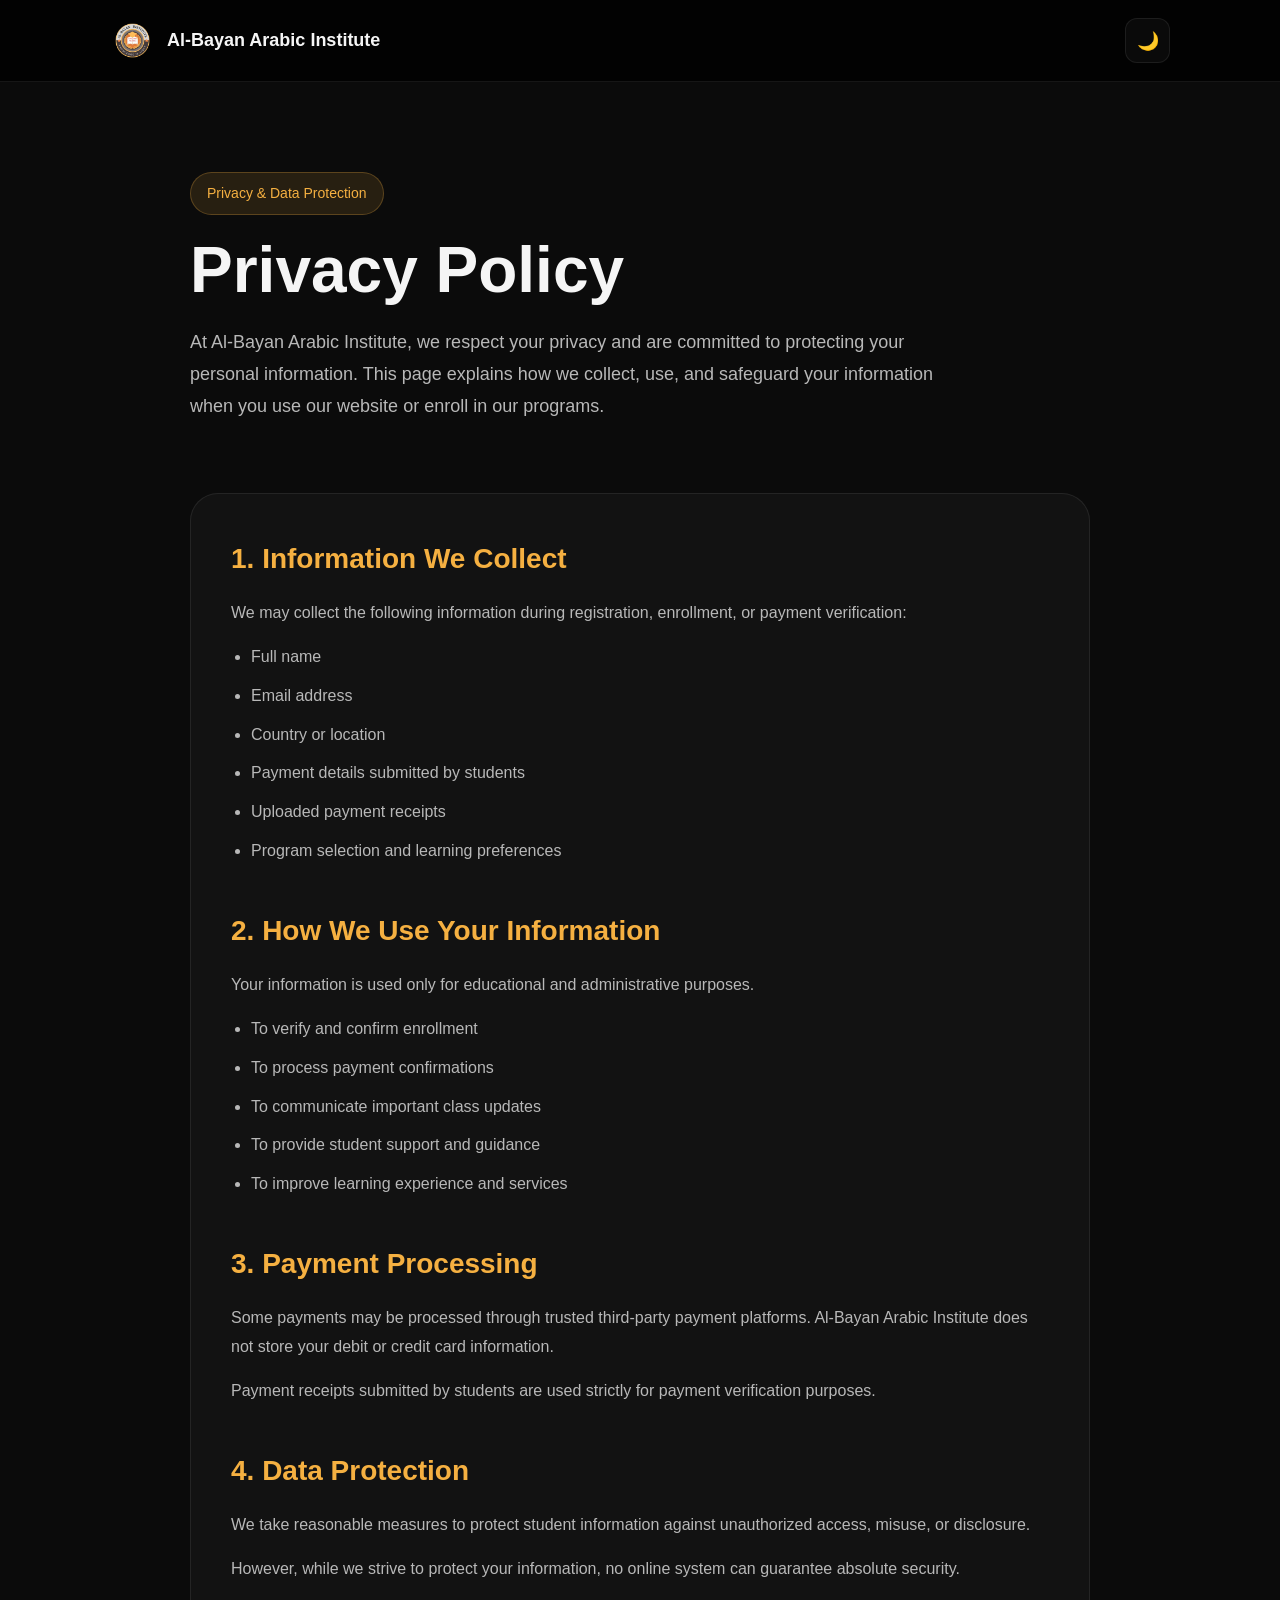
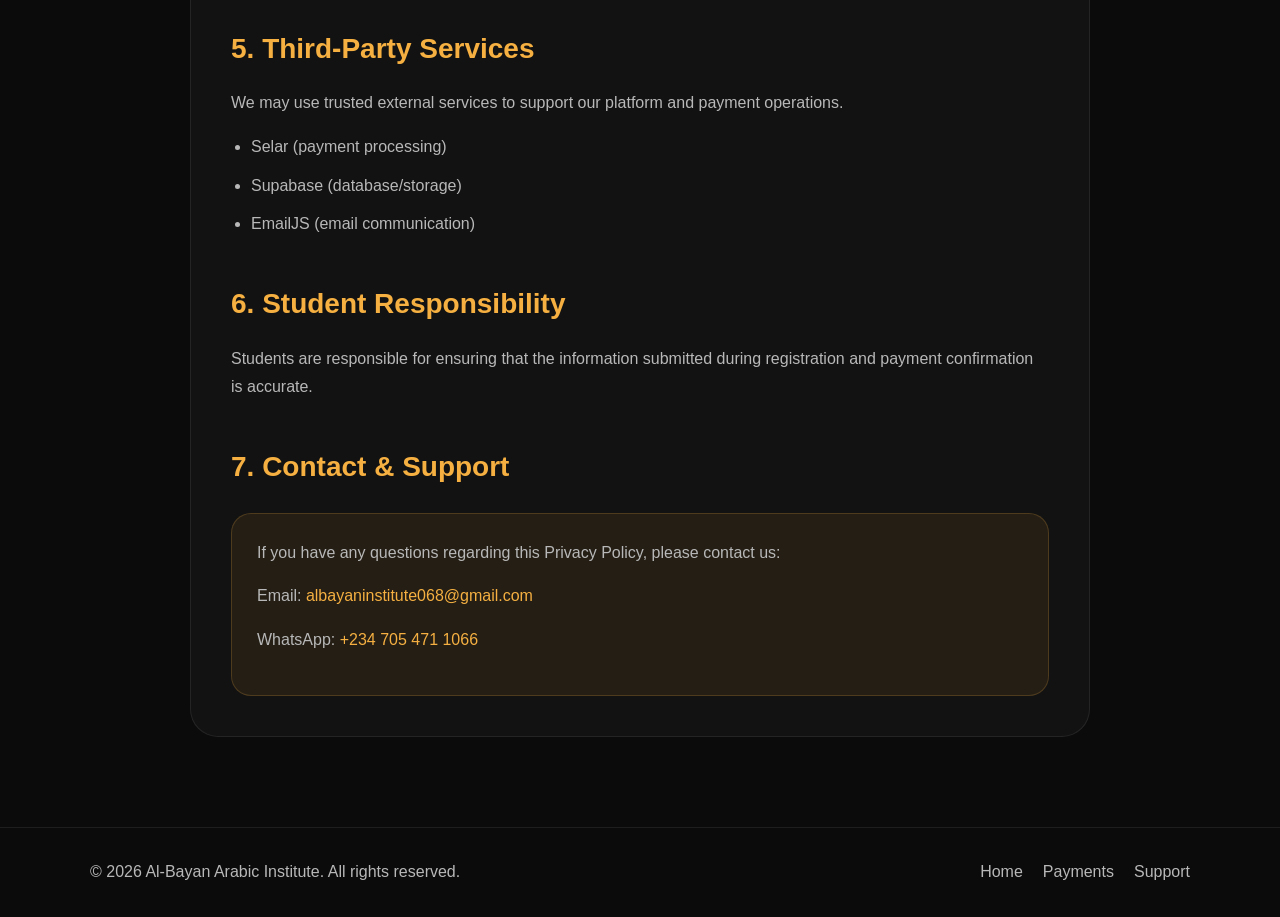
<file: privacy.html>
<!DOCTYPE html>
<html lang="en">
<head>
  <meta charset="UTF-8" />
  <meta name="viewport" content="width=device-width, initial-scale=1.0"/>

  <title>Privacy Policy | Al-Bayan Arabic Institute</title>

  <style>
    :root{
      --gold:#f5b041;
      --bg:#0b0b0b;
      --card:rgba(255,255,255,0.03);
      --border:rgba(255,255,255,0.08);
      --text:#f5f5f5;
      --muted:#b8b8b8;
    }

    body.light-mode{
      --bg:#f8f8f8;
      --card:#ffffff;
      --border:#e4e4e4;
      --text:#111111;
      --muted:#555555;
    }

    *{
      margin:0;
      padding:0;
      box-sizing:border-box;
    }

    html{
      scroll-behavior:smooth;
    }

    body{
      font-family: Arial, sans-serif;
      background: var(--bg);
      color: var(--text);
      line-height: 1.8;
    }

    .privacy-header{
      position: sticky;
      top:0;
      z-index:999;
      background: rgba(0,0,0,0.75);
      backdrop-filter: blur(10px);
      border-bottom:1px solid var(--border);
    }

    body.light-mode .privacy-header{
      background: rgba(255,255,255,0.85);
    }

    .header-inner{
      max-width:1100px;
      margin:auto;
      padding:18px 20px;
      display:flex;
      align-items:center;
      justify-content:space-between;
      gap:20px;
    }

    .logo{
      display:flex;
      align-items:center;
      gap:12px;
      text-decoration:none;
      color:var(--text);
      font-weight:700;
      font-size:18px;
    }

    .logo img{
      width:45px;
      height:45px;
      object-fit:cover;
      border-radius:50%;
    }

    .theme-btn{
      background:var(--card);
      border:1px solid var(--border);
      color:var(--text);
      width:45px;
      height:45px;
      border-radius:12px;
      cursor:pointer;
      font-size:18px;
    }

    .privacy-hero{
      padding:90px 20px 50px;
    }

    .privacy-container{
      max-width:900px;
      margin:auto;
    }

    .tag{
      display:inline-block;
      padding:8px 16px;
      border-radius:999px;
      background:rgba(245,176,65,0.12);
      border:1px solid rgba(245,176,65,0.25);
      color:var(--gold);
      margin-bottom:20px;
      font-size:14px;
    }

    .privacy-hero h1{
      font-size: clamp(38px, 6vw, 64px);
      line-height:1.1;
      margin-bottom:20px;
    }

    .hero-text{
      color:var(--muted);
      max-width:760px;
      font-size:18px;
    }

    .privacy-content{
      padding:20px;
    }

    .policy-card{
      max-width:900px;
      margin:auto;
      background:var(--card);
      border:1px solid var(--border);
      border-radius:28px;
      padding:40px;
    }

    .policy-section{
      margin-bottom:40px;
    }

    .policy-section:last-child{
      margin-bottom:0;
    }

    .policy-section h2{
      color:var(--gold);
      font-size:28px;
      margin-bottom:15px;
    }

    .policy-section p{
      color:var(--muted);
      margin-bottom:15px;
    }

    .policy-section ul{
      padding-left:20px;
    }

    .policy-section li{
      color:var(--muted);
      margin-bottom:10px;
    }

    .contact-box{
      background:rgba(245,176,65,0.08);
      border:1px solid rgba(245,176,65,0.2);
      border-radius:20px;
      padding:25px;
      margin-top:20px;
    }

    .contact-box a{
      color:var(--gold);
      text-decoration:none;
    }

    .footer{
      margin-top:70px;
      border-top:1px solid var(--border);
      padding:30px 20px;
    }

    .footer-inner{
      max-width:1100px;
      margin:auto;
      display:flex;
      justify-content:space-between;
      gap:20px;
      flex-wrap:wrap;
    }

    .footer p{
      color:var(--muted);
    }

    .footer-links{
      display:flex;
      gap:20px;
      flex-wrap:wrap;
    }

    .footer-links a{
      color:var(--muted);
      text-decoration:none;
      transition:0.25s ease;
    }

    .footer-links a:hover{
      color:var(--gold);
    }

    @media(max-width:768px){

      .policy-card{
        padding:25px;
        border-radius:22px;
      }

      .privacy-hero{
        padding-top:70px;
      }

      .privacy-hero h1{
        font-size:42px;
      }

      .policy-section h2{
        font-size:24px;
      }

    }
  </style>
</head>
<body>

  <!-- HEADER -->
  <header class="privacy-header">

    <div class="header-inner">

      <a href="index.html" class="logo">
        <img src="logo.png" alt="Al-Bayan Logo">
        <span>Al-Bayan Arabic Institute</span>
      </a>

      <button id="themeToggle" class="theme-btn">
        🌙
      </button>

    </div>

  </header>

  <!-- HERO -->
  <section class="privacy-hero">

    <div class="privacy-container">

      <span class="tag">
        Privacy & Data Protection
      </span>

      <h1>
        Privacy Policy
      </h1>

      <p class="hero-text">
        At Al-Bayan Arabic Institute, we respect your privacy and are committed
        to protecting your personal information. This page explains how we collect,
        use, and safeguard your information when you use our website or enroll in our programs.
      </p>

    </div>

  </section>

  <!-- CONTENT -->
  <section class="privacy-content">

    <div class="policy-card">

      <div class="policy-section">

        <h2>1. Information We Collect</h2>

        <p>
          We may collect the following information during registration,
          enrollment, or payment verification:
        </p>

        <ul>
          <li>Full name</li>
          <li>Email address</li>
          <li>Country or location</li>
          <li>Payment details submitted by students</li>
          <li>Uploaded payment receipts</li>
          <li>Program selection and learning preferences</li>
        </ul>

      </div>

      <div class="policy-section">

        <h2>2. How We Use Your Information</h2>

        <p>
          Your information is used only for educational and administrative purposes.
        </p>

        <ul>
          <li>To verify and confirm enrollment</li>
          <li>To process payment confirmations</li>
          <li>To communicate important class updates</li>
          <li>To provide student support and guidance</li>
          <li>To improve learning experience and services</li>
        </ul>

      </div>

      <div class="policy-section">

        <h2>3. Payment Processing</h2>

        <p>
          Some payments may be processed through trusted third-party payment platforms.
          Al-Bayan Arabic Institute does not store your debit or credit card information.
        </p>

        <p>
          Payment receipts submitted by students are used strictly for payment verification purposes.
        </p>

      </div>

      <div class="policy-section">

        <h2>4. Data Protection</h2>

        <p>
          We take reasonable measures to protect student information against
          unauthorized access, misuse, or disclosure.
        </p>

        <p>
          However, while we strive to protect your information, no online system
          can guarantee absolute security.
        </p>

      </div>

      <div class="policy-section">

        <h2>5. Third-Party Services</h2>

        <p>
          We may use trusted external services to support our platform and payment operations.
        </p>

        <ul>
          <li>Selar (payment processing)</li>
          <li>Supabase (database/storage)</li>
          <li>EmailJS (email communication)</li>
        </ul>

      </div>

      <div class="policy-section">

        <h2>6. Student Responsibility</h2>

        <p>
          Students are responsible for ensuring that the information
          submitted during registration and payment confirmation is accurate.
        </p>

      </div>

      <div class="policy-section">

        <h2>7. Contact & Support</h2>

        <div class="contact-box">

          <p>
            If you have any questions regarding this Privacy Policy,
            please contact us:
          </p>

          <p>
            Email:
            <a href="mailto:albayaninstitute068@gmail.com">
              albayaninstitute068@gmail.com
            </a>
          </p>

          <p>
            WhatsApp:
            <a href="https://wa.me/2347054711066" target="_blank">
              +234 705 471 1066
            </a>
          </p>

        </div>

      </div>

    </div>

  </section>

  <!-- FOOTER -->
  <footer class="footer">

    <div class="footer-inner">

      <p>
        © <span id="year"></span> Al-Bayan Arabic Institute.
        All rights reserved.
      </p>

      <div class="footer-links">
        <a href="index.html">Home</a>
        <a href="payment.html">Payments</a>
        <a href="mailto:albayaninstitute068@gmail.com">Support</a>
      </div>

    </div>

  </footer>

  <!-- JS -->
  <script>

    document.getElementById("year").textContent =
      new Date().getFullYear();

    const toggle = document.getElementById("themeToggle");

    toggle.addEventListener("click", () => {

      document.body.classList.toggle("light-mode");

      if(document.body.classList.contains("light-mode")){
        toggle.textContent = "☀️";
      } else {
        toggle.textContent = "🌙";
      }

    });

  </script>

</body>
</html>
</file>
